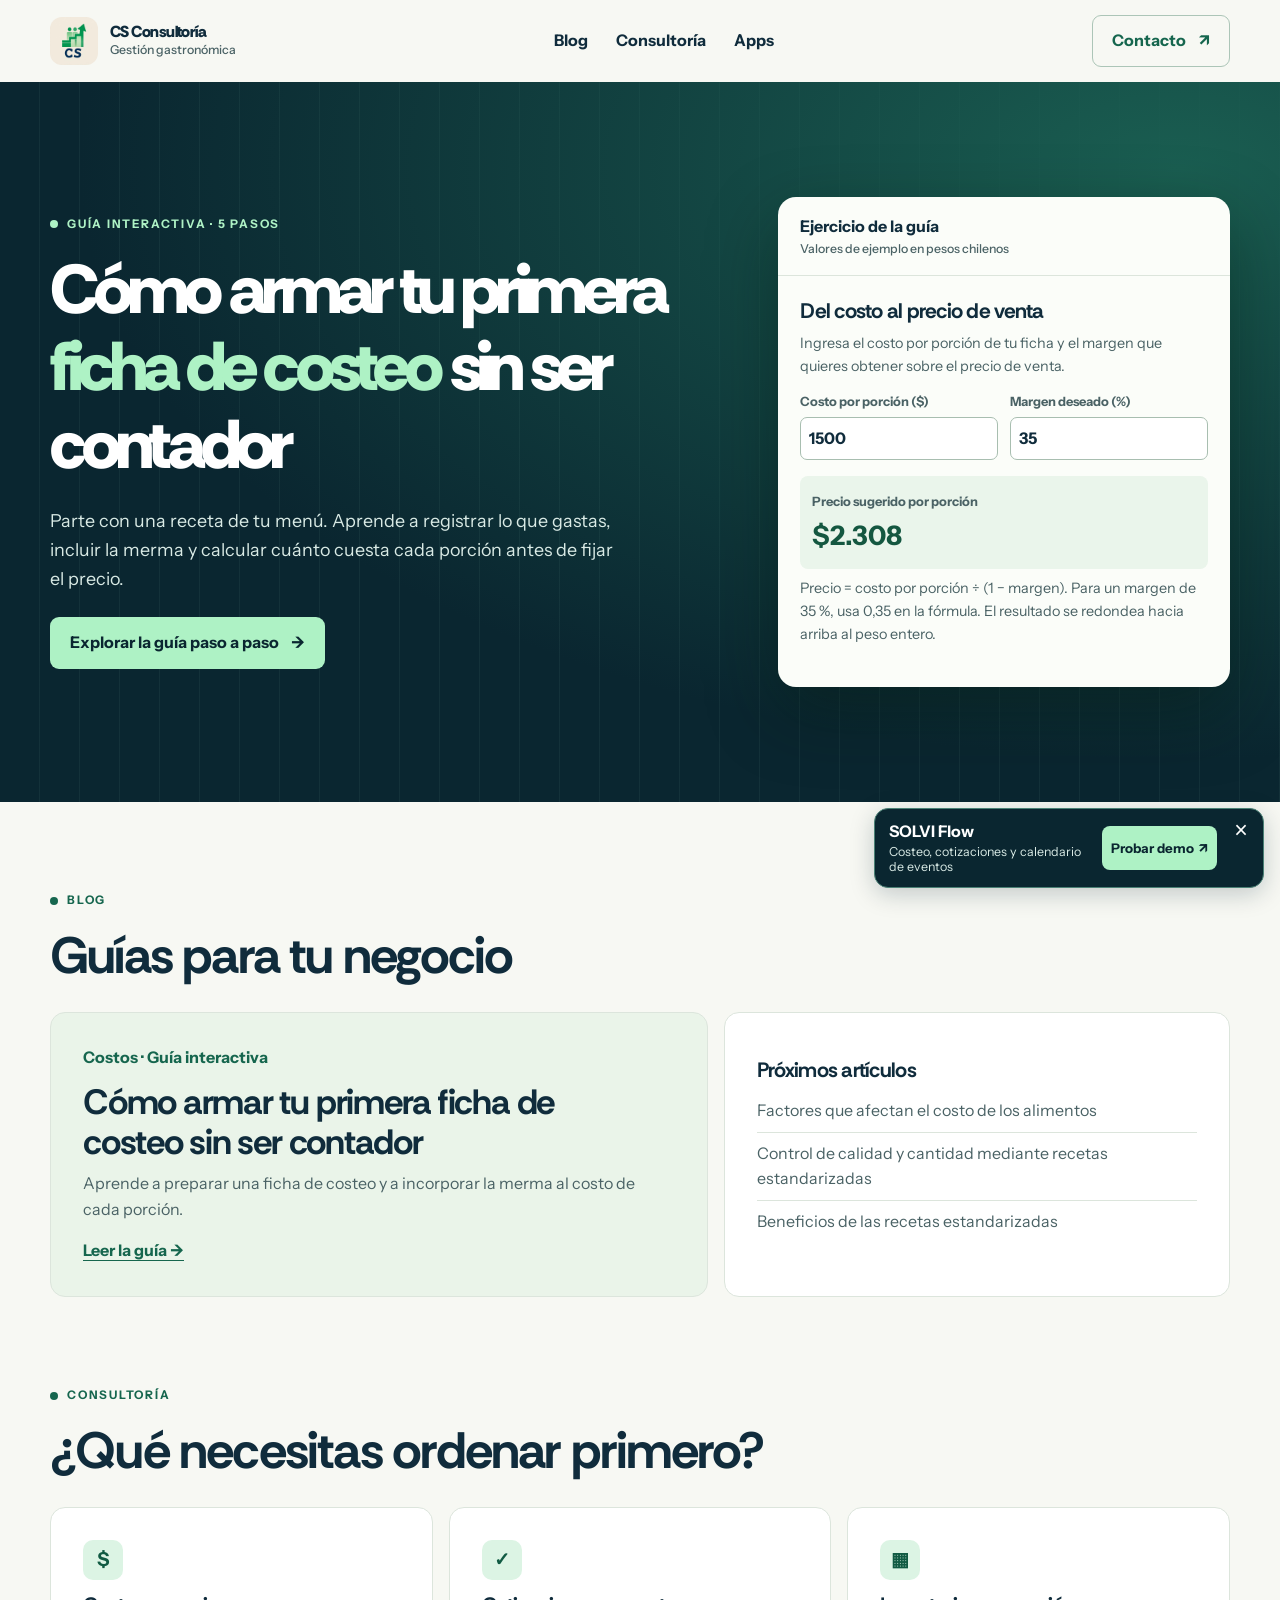
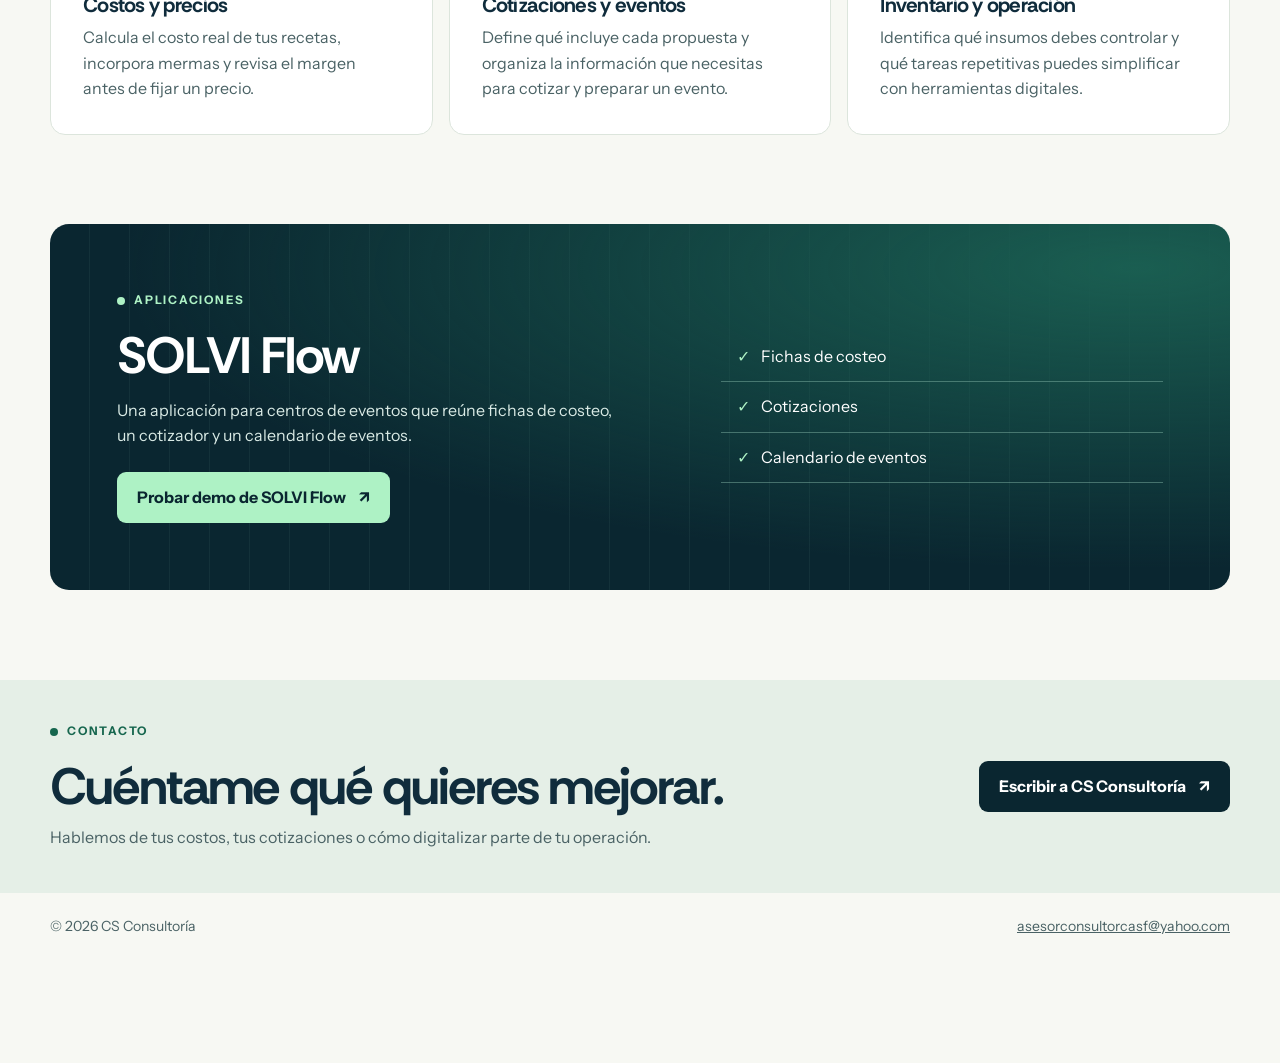
<file: index.html>
<!doctype html>
<html lang="es-CL">
<head>
<meta charset="utf-8">
<meta name="viewport" content="width=device-width,initial-scale=1">
<meta name="description" content="Aprende a armar tu primera ficha de costeo, calcular el costo por porción y fijar un precio de venta con el margen que buscas.">
<title>Tu primera ficha de costeo · CS Consultoría</title>
<link rel="icon" href="logo-cs.png">
<link rel="stylesheet" href="estilo.css">
<script src="costeo.js" defer></script>
<script src="solvi.js" defer></script>
</head>
<body>
<a class="skip" href="#inicio">Saltar al contenido</a>
<header class="wrap top">
<a class="brand" href="index.html"><img src="logo-cs.png" alt="" width="48" height="48"><span>CS Consultoría<small>Gestión gastronómica</small></span></a>
<nav aria-label="Principal"><a href="#blog">Blog</a><a href="#consultoria">Consultoría</a><a href="#apps">Apps</a></nav>
<a class="button outline top-contact" href="#contacto">Contacto <span aria-hidden="true">↗</span></a>
</header>
<main id="inicio">
<section class="hero"><div class="wrap hero-grid">
<div>
<p class="eyebrow"><span></span> Guía interactiva · 5 pasos</p>
<h1>Cómo armar tu primera <em>ficha de costeo</em> sin ser contador</h1>
<p class="intro">Parte con una receta de tu menú. Aprende a registrar lo que gastas, incluir la merma y calcular cuánto cuesta cada porción antes de fijar el precio.</p>
<div class="actions"><a class="button primary" href="articulo-ficha-costeo.html">Explorar la guía paso a paso <span aria-hidden="true">→</span></a></div>
</div>
<div class="demo" id="calculadora" aria-labelledby="demo-title">
<div class="demo-top"><div><strong>Ejercicio de la guía</strong><small>Valores de ejemplo en pesos chilenos</small></div></div>
<div class="demo-body">
<h2 id="demo-title">Del costo al precio de venta</h2>
<p>Ingresa el costo por porción de tu ficha y el margen que quieres obtener sobre el precio de venta.</p>
<div class="inputs">
<label for="costo">Costo por porción ($)<input id="costo" type="number" inputmode="numeric" min="1" max="999999999" step="1" value="1500" required></label>
<label for="margen">Margen deseado (%)<input id="margen" type="number" inputmode="numeric" min="0" max="99" step="1" value="35" required></label>
</div>
<div class="result" aria-live="polite" aria-atomic="true"><span>Precio sugerido por porción<strong id="precio">$2.308</strong></span></div>
<p>Precio = costo por porción ÷ (1 − margen). Para un margen de 35 %, usa 0,35 en la fórmula. El resultado se redondea hacia arriba al peso entero.</p>
<noscript><p>Activa JavaScript para recalcular el ejemplo.</p></noscript>
</div>
</div>
</div></section>
<section class="wrap section" id="blog">
<p class="eyebrow"><span></span> Blog</p><h2>Guías para tu negocio</h2>
<div class="blog-grid">
<article class="featured"><p class="tag">Costos · Guía interactiva</p><h3>Cómo armar tu primera ficha de costeo sin ser contador</h3><p>Aprende a preparar una ficha de costeo y a incorporar la merma al costo de cada porción.</p><a class="text-link" href="articulo-ficha-costeo.html">Leer la guía <span aria-hidden="true">→</span></a></article>
<aside class="upcoming">
<h3>Próximos artículos</h3>
<ul>
  <li>Factores que afectan el costo de los alimentos</li>
  <li>Control de calidad y cantidad mediante recetas estandarizadas</li>
  <li>Beneficios de las recetas estandarizadas</li>
</ul>
</aside>
</div>
</section>
<section class="wrap section" id="consultoria">
<p class="eyebrow"><span></span> Consultoría</p>
<h2>¿Qué necesitas ordenar primero?</h2>
<div class="services">
<article><span class="symbol" aria-hidden="true">$</span><h3>Costos y precios</h3><p>Calcula el costo real de tus recetas, incorpora mermas y revisa el margen antes de fijar un precio.</p></article>
<article><span class="symbol" aria-hidden="true">✓</span><h3>Cotizaciones y eventos</h3><p>Define qué incluye cada propuesta y organiza la información que necesitas para cotizar y preparar un evento.</p></article>
<article><span class="symbol" aria-hidden="true">▦</span><h3>Inventario y operación</h3><p>Identifica qué insumos debes controlar y qué tareas repetitivas puedes simplificar con herramientas digitales.</p></article>
</div>
</section>
<section class="wrap section" id="apps">
<div class="product">
<div><p class="eyebrow"><span></span> Aplicaciones</p><h2>SOLVI Flow</h2><p>Una aplicación para centros de eventos que reúne fichas de costeo, un cotizador y un calendario de eventos.</p><a class="button primary" href="https://csepulveda1967-dev.github.io/centro-de-eventos/?centro=demo">Probar demo de SOLVI Flow <span aria-hidden="true">↗</span></a></div>
<ul><li>Fichas de costeo</li><li>Cotizaciones</li><li>Calendario de eventos</li></ul>
</div>
</section>
<section class="contact" id="contacto"><div class="wrap contact-inner"><div><p class="eyebrow"><span></span> Contacto</p><h2>Cuéntame qué quieres mejorar.</h2><p>Hablemos de tus costos, tus cotizaciones o cómo digitalizar parte de tu operación.</p></div><a class="button primary" href="mailto:asesorconsultorcasf@yahoo.com">Escribir a CS Consultoría <span aria-hidden="true">↗</span></a></div></section>
</main>
<footer class="wrap footer"><span>© 2026 CS Consultoría</span><a href="mailto:asesorconsultorcasf@yahoo.com">asesorconsultorcasf@yahoo.com</a></footer>
<aside class="solvi-promo" aria-label="Publicidad de SOLVI Flow" data-solvi-promo hidden>
  <button class="solvi-close" type="button" aria-label="Cerrar anuncio de SOLVI Flow" data-solvi-close>×</button>
  <div><strong>SOLVI Flow</strong><span>Costeo, cotizaciones y calendario de eventos</span></div>
  <a href="https://csepulveda1967-dev.github.io/centro-de-eventos/?centro=demo">Probar demo <span aria-hidden="true">↗</span></a>
</aside>
</body>
</html>
</file>
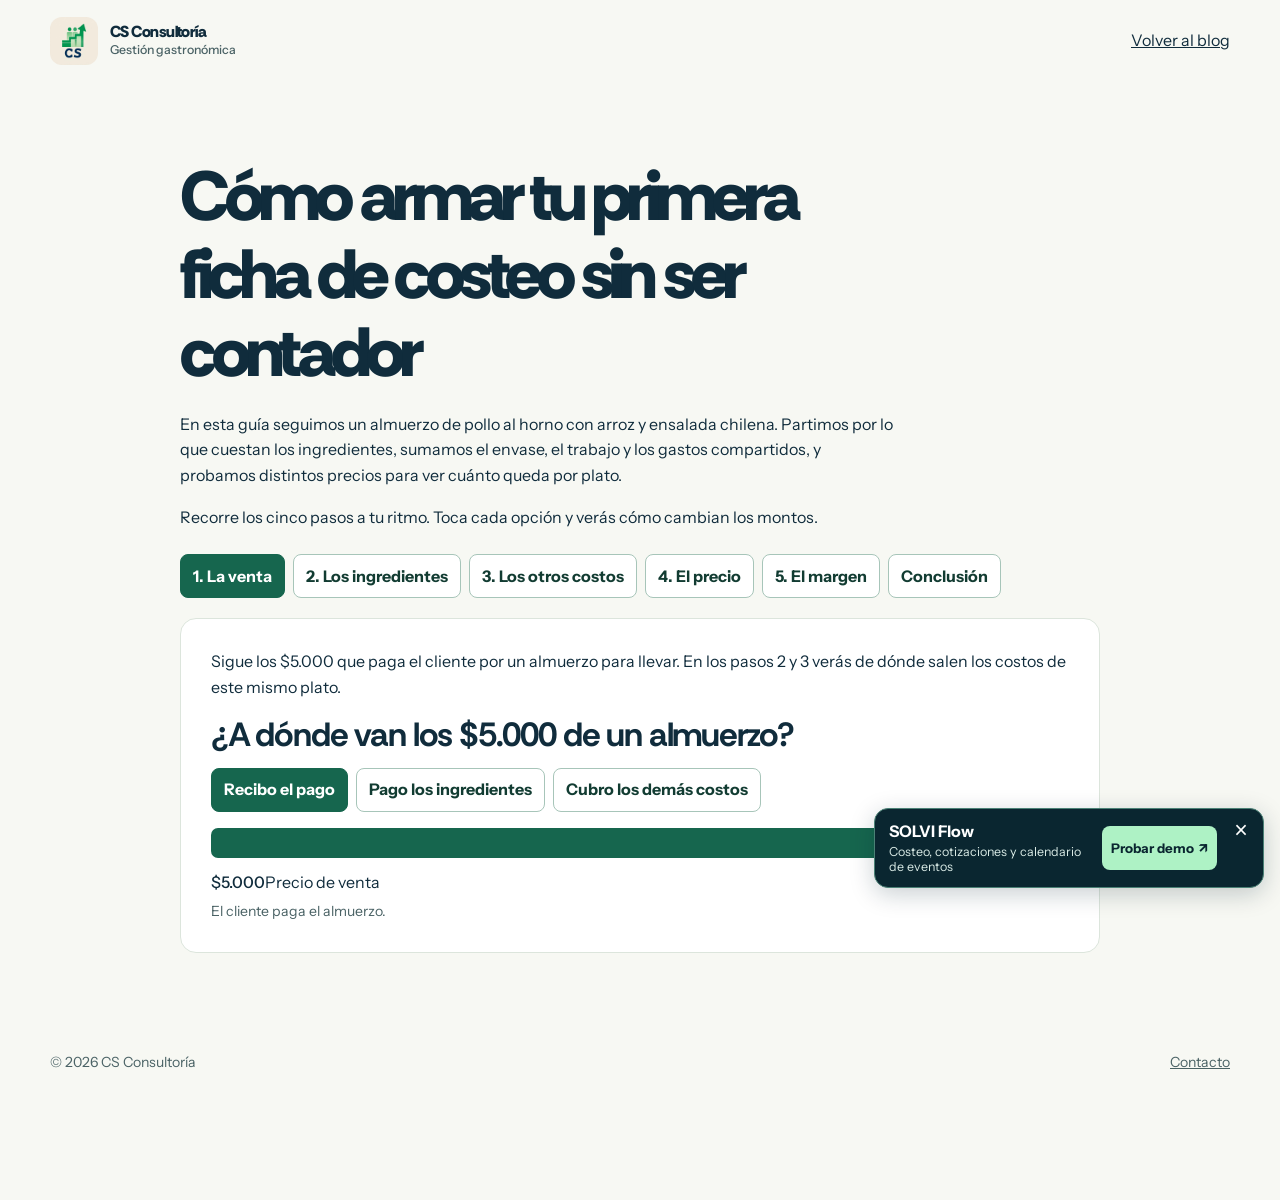
<file: articulo-ficha-costeo.html>
<!doctype html>
<html lang="es-CL">
<head>
<meta charset="utf-8">
<meta name="viewport" content="width=device-width,initial-scale=1">
<meta name="description" content="Sigue un almuerzo desde el costo de los ingredientes hasta el margen de venta en cinco pasos interactivos.">
<title>Cómo armar tu primera ficha de costeo sin ser contador · CS Consultoría</title>
<link rel="icon" href="logo-cs.png">
<link rel="stylesheet" href="estilo.css">
<link rel="stylesheet" href="guia.css">
<script src="guia.js" defer></script>
<script src="solvi.js" defer></script>
</head>
<body>
<a class="skip" href="#inicio">Saltar al contenido</a>
<header class="wrap top">
<a class="brand" href="index.html"><img src="logo-cs.png" alt="" width="48" height="48"><span>CS Consultoría<small>Gestión gastronómica</small></span></a>
<a href="index.html#blog">Volver al blog</a>
</header>
<main class="wrap guide-wrap" id="inicio">
<article id="guia-costeo">
<header>
<h1>Cómo armar tu primera ficha de costeo sin ser contador</h1>
<p>En esta guía seguimos un almuerzo de pollo al horno con arroz y ensalada chilena. Partimos por lo que cuestan los ingredientes, sumamos el envase, el trabajo y los gastos compartidos, y probamos distintos precios para ver cuánto queda por plato.</p>
<p>Recorre los cinco pasos a tu ritmo. Toca cada opción y verás cómo cambian los montos.</p>
</header>
<div class="nav nav-pills" role="tablist" aria-label="Pasos de la guía">
<button class="nav-link active" id="costeo-tab-1" type="button" role="tab" aria-selected="true" aria-controls="costeo-panel-1">1. La venta</button>
<button tabindex="-1" class="nav-link" id="costeo-tab-2" type="button" role="tab" aria-selected="false" aria-controls="costeo-panel-2">2. Los ingredientes</button>
<button tabindex="-1" class="nav-link" id="costeo-tab-3" type="button" role="tab" aria-selected="false" aria-controls="costeo-panel-3">3. Los otros costos</button>
<button tabindex="-1" class="nav-link" id="costeo-tab-4" type="button" role="tab" aria-selected="false" aria-controls="costeo-panel-4">4. El precio</button>
<button tabindex="-1" class="nav-link" id="costeo-tab-5" type="button" role="tab" aria-selected="false" aria-controls="costeo-panel-5">5. El margen</button>
<button tabindex="-1" class="nav-link" id="costeo-tab-6" type="button" role="tab" aria-selected="false" aria-controls="costeo-panel-6">Conclusión</button>
</div>
<div class="costeo-panel" id="costeo-panel-1" role="tabpanel" aria-labelledby="costeo-tab-1">
<p>Sigue los $5.000 que paga el cliente por un almuerzo para llevar. En los pasos 2 y 3 verás de dónde salen los costos de este mismo plato.</p>
<section id="costos-almuerzo">
  <h2>¿A dónde van los $5.000 de un almuerzo?</h2>
  <div class="viz-controls" role="group" aria-label="Momentos de la venta">
    <button class="btn" type="button" aria-pressed="true" data-step="0">Recibo el pago</button>
    <button class="btn" type="button" aria-pressed="false" data-step="1">Pago los ingredientes</button>
    <button class="btn" type="button" aria-pressed="false" data-step="2">Cubro los demás costos</button>
  </div>
  <div class="costos-barra" aria-hidden="true">
    <span data-ingredientes></span><span data-otros></span><span data-saldo></span>
  </div>
  <div class="costos-estado" aria-live="polite" aria-atomic="true">
    <div class="viz-row"><strong class="tabular-nums" data-monto>$5.000</strong><span data-concepto>Precio de venta</span></div>
    <p class="text-small text-muted" data-detalle>El cliente paga el almuerzo.</p>
  </div>
</section>
<style>
#costos-almuerzo .costos-barra {
  display: flex;
  height: 30px;
  overflow: hidden;
  border-radius: 7px;
  margin: 16px 0 12px;
}
#costos-almuerzo .costos-barra span {
  transition: width 240ms ease;
}
#costos-almuerzo [data-ingredientes] { width: 0; background: var(--viz-series-2); }
#costos-almuerzo [data-otros] { width: 0; background: var(--viz-series-3); }
#costos-almuerzo [data-saldo] { width: 100%; background: var(--viz-series-1); }
#costos-almuerzo [data-monto] { font-weight: 500; }
#costos-almuerzo [data-detalle] { margin: 4px 0 0; }
@media (prefers-reduced-motion: reduce) {
  #costos-almuerzo .costos-barra span { transition: none; }
}
</style>
<script>
(() => {
  const root = document.getElementById('costos-almuerzo');
  const buttons = [...root.querySelectorAll('button[data-step]')];
  const segments = ['ingredientes', 'otros', 'saldo'].map(key => root.querySelector('[data-' + key + ']'));
  const amount = root.querySelector('[data-monto]');
  const concept = root.querySelector('[data-concepto]');
  const detail = root.querySelector('[data-detalle]');
  const steps = [
    { widths: [0, 0, 100], amount: '$5.000', concept: 'Precio de venta', detail: 'El cliente paga el almuerzo.' },
    { widths: [26.28, 0, 73.72], amount: '$3.686', concept: 'Queda después de los ingredientes', detail: 'Los ingredientes de una porción cuestan $1.314.' },
    { widths: [26.28, 39.60, 34.12], amount: '$1.706', concept: 'Queda después de los costos incluidos', detail: 'Además de los ingredientes, descontaste $1.980 por el envase, el trabajo, el gas y el arriendo. El costo total del ejemplo es $3.294.' }
  ];
  buttons.forEach((button, index) => {
    button.addEventListener('click', () => {
      const step = steps[index];
      buttons.forEach(item => item.setAttribute('aria-pressed', String(item === button)));
      segments.forEach((segment, i) => { segment.style.width = step.widths[i] + '%'; });
      amount.textContent = step.amount;
      concept.textContent = step.concept;
      detail.textContent = step.detail;
    });
  });
})();
</script>

</div>
<div class="costeo-panel" id="costeo-panel-2" role="tabpanel" aria-labelledby="costeo-tab-2" hidden>
<p>Toca cada parte del plato para armar la ficha de una porción. Los precios de compra son referencias publicadas en Chile y las cantidades son estimadas.</p>
<section id="ficha-plato">
  <h2>¿Cuánto cuesta preparar este almuerzo?</h2>
  <p class="text-small text-muted">Pollo al horno con arroz y ensalada chilena · Precios publicados en Chile · Porciones estimadas</p>
  <div class="plato-layout">
    <div class="plato" role="group" aria-label="Toca cada parte del plato">
      <button type="button" class="btn" data-item="0" aria-pressed="false"><span aria-hidden="true">🍗</span> Pollo</button>
      <button type="button" class="btn" data-item="1" aria-pressed="false"><span aria-hidden="true">🍚</span> Arroz</button>
      <button type="button" class="btn" data-item="2" aria-pressed="false"><span aria-hidden="true">🥗</span> Ensalada</button>
      <button type="button" class="btn" data-item="3" aria-pressed="false"><span aria-hidden="true">🧂</span> Aliños</button>
    </div>
    <div aria-live="polite" aria-atomic="true">
      <h3>Ficha de una porción</h3>
      <table class="table table-sm">
        <thead><tr><th scope="col">Parte del plato</th><th scope="col" class="text-end">Costo</th></tr></thead>
        <tbody>
          <tr><th scope="row">Pollo al horno</th><td class="text-end" data-cost>—</td></tr>
          <tr><th scope="row">Arroz</th><td class="text-end" data-cost>—</td></tr>
          <tr><th scope="row">Ensalada chilena</th><td class="text-end" data-cost>—</td></tr>
          <tr><th scope="row">Aceite y sal</th><td class="text-end" data-cost>—</td></tr>
        </tbody>
        <tfoot><tr><th scope="row" data-total-label>Subtotal revelado</th><td class="text-end tabular-nums" data-total>$0</td></tr></tfoot>
      </table>
      <p data-note>Toca una parte del plato para descubrir su costo.</p>
      <div data-packaging hidden>
        <button type="button" class="btn" data-envelope aria-pressed="false">Ver costo del envase</button>
        <p data-takeaway hidden>Envase <strong>$280</strong> · Ingredientes y envase <strong data-with-packaging></strong></p>
      </div>
    </div>
  </div>
  <details class="price-sources">
    <summary>Ver referencias de precios</summary>
    <p>Precios de compra usados en el ejercicio. Pueden variar según el local y la fecha.</p>
    <a href="https://super.lider.cl/v/trutro-entero-pollo">Pollo</a> ·
    <a href="https://super.lider.cl/v/arroz-grado-1">Arroz</a> ·
    <a href="https://super.lider.cl/ip/verduras/00200024000000">Tomate</a> ·
    <a href="https://super.lider.cl/ip/verduras/00780460020020">Cebolla</a> ·
    <a href="https://super.lider.cl/ip/aceites-y-aderezos/00842324301733">Aceite</a> ·
    <a href="https://super.lider.cl/ip/aceites-y-aderezos/00780465163001">Sal</a> ·
    <a href="https://www.lider.cl/ip/menaje-cocina/envase-bowl-kraft-con-tapa-pet-1000ml-50-unidades-/00083489300233">Envase</a>
  </details>
</section>
<style>
#ficha-plato .plato-layout { display:grid; grid-template-columns:minmax(0, 1fr) minmax(0, 1.2fr); align-items:center; gap:24px; }
#ficha-plato .plato { width:min(100%, 288px); margin-inline:auto; aspect-ratio:1; display:grid; grid-template-columns:repeat(2, minmax(0, 1fr)); align-content:center; gap:8px; padding:clamp(22px, 5vw, 40px); border-radius:50%; background:radial-gradient(circle, var(--background) 61%, var(--muted) 62%); box-sizing:border-box; }
#ficha-plato .plato button { justify-self:stretch; }
#ficha-plato .plato button span { display:block; }
#ficha-plato [data-cost], #ficha-plato [data-total] { white-space:nowrap; }
@media(max-width:570px) { #ficha-plato .plato-layout { grid-template-columns:minmax(0,1fr); gap:16px; } }
</style>
<script>
(() => {
  const root = document.getElementById('ficha-plato');
  const buttons = [...root.querySelectorAll('[data-item]')];
  const costs = [...root.querySelectorAll('[data-cost]')];
  const total = root.querySelector('[data-total]');
  const totalLabel = root.querySelector('[data-total-label]');
  const note = root.querySelector('[data-note]');
  const packaging = root.querySelector('[data-packaging]');
  const envelope = root.querySelector('[data-envelope]');
  const takeaway = root.querySelector('[data-takeaway]');
  const withPackaging = root.querySelector('[data-with-packaging]');
  const pesos = new Intl.NumberFormat('es-CL', { style: 'currency', currency: 'CLP' });
  const ingredients = [
    { cost: 3590 / 4, note: 'La bandeja de cuatro trutros cuesta $3.590. Servimos una presa por plato.' },
    { cost: 1890 * 60 / 1000, note: 'El kilo de arroz cuesta $1.890. Para esta porción usamos 60 g de arroz crudo.' },
    { cost: (2290 * 100 + 1690 * 30) / 1000, note: 'Usamos 100 g de tomate a $2.290/kg y 30 g de cebolla a $1.690/kg. Los pesamos antes de limpiar para incluir lo que se descarta.' },
    { cost: (2190 * 10 + 790 * 2) / 1000, note: 'Para una porción contamos 10 ml de aceite a $2.190 por litro y 2 g de sal a $790 por kilo.' }
  ];
  const packagingCost = 13990 / 50;
  const ingredientTotal = ingredients.reduce((sum, item) => sum + item.cost, 0);
  withPackaging.textContent = pesos.format(ingredientTotal + packagingCost);
  const revealed = new Set();
  buttons.forEach((button, index) => {
    button.addEventListener('click', () => {
      revealed.add(index);
      costs[index].textContent = pesos.format(ingredients[index].cost);
      buttons.forEach(item => item.setAttribute('aria-pressed', String(item === button)));
      const subtotal = ingredients.reduce((sum, ingredient, i) => sum + (revealed.has(i) ? ingredient.cost : 0), 0);
      total.textContent = pesos.format(subtotal);
      const complete = revealed.size === ingredients.length;
      totalLabel.textContent = complete ? 'Ingredientes por porción' : 'Subtotal revelado';
      packaging.hidden = !complete;
      note.textContent = ingredients[index].note;
    });
  });
  envelope.addEventListener('click', () => {
    takeaway.hidden = !takeaway.hidden;
    envelope.setAttribute('aria-pressed', String(!takeaway.hidden));
  });
})();
</script>

</div>
<div class="costeo-panel" id="costeo-panel-3" role="tabpanel" aria-labelledby="costeo-tab-3" hidden>
<p>Con el costo de ingredientes y envase ya anotado, suma el tiempo de trabajo y la parte del gas y el arriendo que corresponde a cada almuerzo.</p>
<section id="del-plato-al-precio">
  <h2>De los $5.000 que cobras, ¿cuánto te queda?</h2>
  <p class="text-small text-muted">Almuerzo para llevar · Trabajo y gastos estimados para el ejemplo</p>
  <div class="viz-controls" role="group" aria-label="Costos acumulados por porción">
    <button class="btn" type="button" data-step="0" aria-pressed="true">Ingredientes y envase</button>
    <button class="btn" type="button" data-step="1" aria-pressed="false">+ Trabajo</button>
    <button class="btn" type="button" data-step="2" aria-pressed="false">+ Gas y arriendo</button>
  </div>
  <div class="reparto" aria-hidden="true"><span data-used></span><span data-left></span></div>
  <div aria-live="polite" aria-atomic="true">
    <div class="viz-row resumen">
      <span><i class="costo" aria-hidden="true"></i> Costos incluidos <strong data-cost>$1.594</strong></span>
      <span><i class="saldo" aria-hidden="true"></i> Queda de la venta <strong data-remaining>$3.406</strong></span>
    </div>
    <p class="text-small" data-detail>Ingredientes $1.314 · Envase $280</p>
  </div>
</section>
<style>
#del-plato-al-precio .reparto { display:flex; height:26px; border-radius:6px; overflow:hidden; margin:16px 0 10px; }
#del-plato-al-precio .reparto span { transition:width 240ms ease; }
#del-plato-al-precio [data-used] { width:31.88%; background:var(--viz-series-2); }
#del-plato-al-precio [data-left] { width:68.12%; background:var(--viz-series-1); }
#del-plato-al-precio .resumen { gap:8px 20px; justify-content:flex-start; }
#del-plato-al-precio .resumen i { display:inline-block; width:10px; height:10px; border-radius:50%; }
#del-plato-al-precio .costo { background:var(--viz-series-2); }
#del-plato-al-precio .saldo { background:var(--viz-series-1); }
#del-plato-al-precio strong { font-weight:500; }
@media(prefers-reduced-motion:reduce) { #del-plato-al-precio .reparto span { transition:none; } }
</style>
<script>
(() => {
  const root = document.getElementById('del-plato-al-precio');
  const buttons = [...root.querySelectorAll('[data-step]')];
  const used = root.querySelector('[data-used]');
  const left = root.querySelector('[data-left]');
  const cost = root.querySelector('[data-cost]');
  const remaining = root.querySelector('[data-remaining]');
  const detail = root.querySelector('[data-detail]');
  const price = 5000;
  const pesos = new Intl.NumberFormat('es-CL', { style: 'currency', currency: 'CLP' });
  const steps = [
    { cost: 1594, detail: 'Ingredientes $1.314 · Envase $280' },
    { cost: 1594 + 1000, detail: 'Trabajo: una hora valorizada en $5.000, repartida entre 5 almuerzos, suma $1.000 por porción.' },
    { cost: 1594 + 1000 + 200 + 500, detail: 'Gas: $1.000 para 5 almuerzos ($200 cada uno). Arriendo: $100.000 al mes entre 200 almuerzos ($500 cada uno).' }
  ];
  buttons.forEach((button, index) => {
    button.addEventListener('click', () => {
      const step = steps[index];
      const balance = price - step.cost;
      used.style.width = (step.cost / price * 100) + '%';
      left.style.width = (balance / price * 100) + '%';
      cost.textContent = pesos.format(step.cost);
      remaining.textContent = pesos.format(balance);
      detail.textContent = step.detail;
      buttons.forEach(item => item.setAttribute('aria-pressed', String(item === button)));
    });
  });
})();
</script>

</div>
<div class="costeo-panel" id="costeo-panel-4" role="tabpanel" aria-labelledby="costeo-tab-4" hidden>
<p>Prueba tres precios de venta para ver si alcanzan a cubrir los costos incluidos en la ficha.</p>
<section id="prueba-precio">
  <h2>¿Qué cambia si cobras otro precio?</h2>
  <p>Costo por almuerzo en este ejemplo <strong>$3.294</strong></p>
  <div class="viz-controls" role="group" aria-label="Prueba un precio de venta">
    <button class="btn" type="button" data-price="3000" aria-pressed="false">$3.000</button>
    <button class="btn" type="button" data-price="4000" aria-pressed="false">$4.000</button>
    <button class="btn" type="button" data-price="5000" aria-pressed="true">$5.000</button>
  </div>
  <div class="precio-barra" aria-hidden="true"><span data-covered></span><span data-gap></span></div>
  <div class="viz-row precio-resumen" aria-live="polite" aria-atomic="true">
    <span><i data-dot-cost aria-hidden="true"></i> Costo cubierto <strong data-cost>$3.294</strong></span>
    <span><i data-dot-gap aria-hidden="true"></i> <span data-label>Queda por almuerzo</span> <strong data-result>$1.706</strong></span>
  </div>
</section>
<style>
#prueba-precio .precio-barra {display:flex; height:26px; border-radius:6px; overflow:hidden; margin:16px 0 10px}
#prueba-precio .precio-barra span {transition:width 240ms ease}
#prueba-precio [data-covered] {width:65.88%; background:var(--viz-series-2)}
#prueba-precio [data-gap] {width:34.12%; background:var(--viz-series-1)}
#prueba-precio .precio-resumen {gap:8px 20px; justify-content:flex-start}
#prueba-precio .precio-resumen i {display:inline-block; width:10px; height:10px; border-radius:50%}
#prueba-precio [data-dot-cost] {background:var(--viz-series-2)}
#prueba-precio [data-dot-gap] {background:var(--viz-series-1)}
#prueba-precio[data-loss] :is([data-gap],[data-dot-gap]) {background:var(--destructive)}
#prueba-precio strong {font-weight:500}
@media(prefers-reduced-motion:reduce){#prueba-precio .precio-barra span {transition:none}}
</style>
<script>
(() => {
  const root = document.getElementById('prueba-precio');
  const buttons = [...root.querySelectorAll('button[data-price]')];
  const coveredBar = root.querySelector('[data-covered]');
  const gapBar = root.querySelector('[data-gap]');
  const costLabel = root.querySelector('[data-cost]');
  const label = root.querySelector('[data-label]');
  const result = root.querySelector('[data-result]');
  const cost = 3294;
  const pesos = new Intl.NumberFormat('es-CL', {style:'currency',currency:'CLP'});
  buttons.forEach(button => {
    button.addEventListener('click', () => {
      const price = Number(button.dataset.price);
      const difference = price - cost;
      const covered = Math.min(cost, price);
      const total = Math.max(cost, price);
      root.toggleAttribute('data-loss', difference < 0);
      coveredBar.style.width = (covered / total * 100) + '%';
      gapBar.style.width = (Math.abs(difference) / total * 100) + '%';
      costLabel.textContent = pesos.format(covered);
      label.textContent = difference < 0 ? 'Falta para cubrir el costo' : 'Queda por almuerzo';
      result.textContent = pesos.format(Math.abs(difference));
      buttons.forEach(item => item.setAttribute('aria-pressed', String(item === button)));
    });
  });
})();
</script>

</div>
<div class="costeo-panel" id="costeo-panel-5" role="tabpanel" aria-labelledby="costeo-tab-5" hidden>
<p>Elige qué parte del precio de venta quieres que quede después de cubrir los costos de la ficha.</p>
<section id="margen-almuerzo">
  <h2>¿Cuánto cobrar para dejar margen?</h2>
  <p>El almuerzo cuesta <strong>$3.294</strong> con los costos del ejemplo.</p>
  <div class="viz-controls" role="group" aria-label="Margen deseado sobre el precio de venta">
    <button class="btn" type="button" data-margin="20" aria-pressed="true">Margen del 20 %</button>
    <button class="btn" type="button" data-margin="30" aria-pressed="false">Margen del 30 %</button>
    <button class="btn" type="button" data-margin="35" aria-pressed="false">Margen del 35 %</button>
  </div>
  <div aria-live="polite" aria-atomic="true">
    <h3>Precio de venta sugerido <span class="tabular-nums" data-price>$4.118</span></h3>
    <div class="reparto" aria-hidden="true"><span data-cost-bar></span><span data-margin-bar></span></div>
    <div class="viz-row reparto-etiquetas">
      <span><i data-cost-dot aria-hidden="true"></i> Cubre el costo <strong>$3.294</strong></span>
      <span><i data-margin-dot aria-hidden="true"></i> Queda por porción <strong class="tabular-nums" data-balance>$824</strong></span>
    </div>
  </div>
</section>
<style>
#margen-almuerzo h3 { margin-top:16px; }
#margen-almuerzo .reparto { display:flex; height:26px; border-radius:6px; overflow:hidden; margin:12px 0 10px; }
#margen-almuerzo .reparto span { transition:width 240ms ease; }
#margen-almuerzo [data-cost-bar] { width:79.99%; }
#margen-almuerzo [data-margin-bar] { width:20.01%; }
#margen-almuerzo :is([data-cost-bar],[data-cost-dot]) { background:var(--viz-series-2); }
#margen-almuerzo :is([data-margin-bar],[data-margin-dot]) { background:var(--viz-series-1); }
#margen-almuerzo .reparto-etiquetas { gap:8px 20px; justify-content:flex-start; }
#margen-almuerzo .reparto-etiquetas i { display:inline-block; width:10px; height:10px; border-radius:50%; }
#margen-almuerzo strong { font-weight:500; }
@media (prefers-reduced-motion:reduce) { #margen-almuerzo .reparto span { transition:none; } }
</style>
<script>
(() => {
  const root = document.getElementById('margen-almuerzo');
  const buttons = [...root.querySelectorAll('button[data-margin]')];
  const priceLabel = root.querySelector('[data-price]');
  const balanceLabel = root.querySelector('[data-balance]');
  const costBar = root.querySelector('[data-cost-bar]');
  const marginBar = root.querySelector('[data-margin-bar]');
  const cost = 3294;
  const pesos = new Intl.NumberFormat('es-CL', {style:'currency', currency:'CLP'});

  buttons.forEach(button => {
    button.addEventListener('click', () => {
      const margin = Number(button.dataset.margin);
      const price = Math.ceil(cost * 100 / (100 - margin));
      const balance = price - cost;
      priceLabel.textContent = pesos.format(price);
      balanceLabel.textContent = pesos.format(balance);
      costBar.style.width = (cost / price * 100) + '%';
      marginBar.style.width = (balance / price * 100) + '%';
      buttons.forEach(item => item.setAttribute('aria-pressed', String(item === button)));
    });
  });
})();
</script>

</div>
<div class="costeo-panel" id="costeo-panel-6" role="tabpanel" aria-labelledby="costeo-tab-6" hidden>
<h2>Empieza con un plato de tu menú</h2>
<p>Elige un plato que vendas seguido. Anota los ingredientes que usas, cuánto pagas por ellos y cuántas porciones salen. Suma el envase, el trabajo y la parte de los gastos compartidos que corresponde a cada porción.</p>
<p>Con ese costo a la vista, vuelve al precio que cobras hoy. <strong>¿Cuánto te queda por porción después de cubrir lo que gastas para prepararla y venderla?</strong></p>
<p>Puedes partir con una hoja o una planilla sencilla. Guarda tu ficha y revísala cuando cambie el precio de un ingrediente o la cantidad que sirves.</p>
</div>
</article>
<style>
#guia-costeo .costeo-panel { margin-top:20px; }
#guia-costeo .nav { flex-wrap:wrap; }
</style>

</main>
<footer class="wrap footer"><span>© 2026 CS Consultoría</span><a href="index.html#contacto">Contacto</a></footer>
<aside class="solvi-promo" aria-label="Publicidad de SOLVI Flow" data-solvi-promo hidden>
  <button class="solvi-close" type="button" aria-label="Cerrar anuncio de SOLVI Flow" data-solvi-close>×</button>
  <div><strong>SOLVI Flow</strong><span>Costeo, cotizaciones y calendario de eventos</span></div>
  <a href="https://csepulveda1967-dev.github.io/centro-de-eventos/?centro=demo">Probar demo <span aria-hidden="true">↗</span></a>
</aside>
</body>
</html>
</file>
<file: estilo.css>
@import url('https://fonts.googleapis.com/css2?family=Instrument+Sans:wght@400;500;600;700&family=Rethink+Sans:wght@400;500;600;700;800&display=swap');
:root{--ink:#102c3c;--deep:#0a2630;--green:#16664e;--mint:#aef2c5;--paper:#f7f8f3;--muted:#4a6265;--line:#dce5dc}
*,*::before,*::after{box-sizing:border-box}
html{scroll-behavior:smooth}
body{margin:0;background:var(--paper);color:var(--ink);font:16px/1.6 "Instrument Sans",Arial,sans-serif}
h1,h2,h3,.brand{font-family:"Rethink Sans",Arial,sans-serif;line-height:1.12;margin:0;letter-spacing:-.035em}
h2{font-size:clamp(1.95rem,4vw,3.3rem)}
p{margin:0 0 1em}
a{color:inherit}
a:focus-visible,input:focus-visible{outline:3px solid #14805b;outline-offset:4px}
.hero a:focus-visible,.product a:focus-visible{outline-color:var(--mint)}
.wrap{width:min(1180px,calc(100% - 64px));margin-inline:auto}
.skip{position:absolute;left:1rem;top:-100px;background:white;padding:.5rem;z-index:3}
.skip:focus{top:1rem}
.top,.footer,.contact-inner{display:flex;justify-content:space-between;align-items:center;gap:1rem}
.top{min-height:82px;padding-block:12px}
.brand{display:flex;align-items:center;gap:12px;font-weight:800;text-decoration:none}
.brand img{object-fit:cover;border-radius:12px}
.brand small,.demo-top small{display:block;font:500 .77rem/1.5 "Instrument Sans",Arial,sans-serif;letter-spacing:0;color:var(--muted)}
nav{display:flex;gap:28px;font-weight:700}
nav a{text-decoration:none}
nav a:hover,.text-link:hover{text-decoration:underline;text-underline-offset:4px}
.button{display:inline-flex;align-items:center;justify-content:center;gap:12px;padding:12px 19px;border-radius:9px;font-weight:700;text-decoration:none;border:1px solid transparent;transition:background .2s,transform .2s}
.button:hover{transform:translateY(-2px)}
.outline{border-color:#acc5b7;color:var(--green)}
.primary{background:var(--mint);color:var(--deep)}
.primary:hover{background:#d1f9de}
.ghost{border-color:#668981;color:#f1faf5}
.hero,.product{color:#fff;background-color:var(--deep);background-image:radial-gradient(ellipse at 92% 12%,#1a5e51 0%,transparent 66%),repeating-linear-gradient(90deg,transparent 0 39px,#bdffe20d 39px 40px)}
.hero-grid{display:grid;grid-template-columns:1.25fr .85fr;gap:clamp(28px,5vw,76px);align-items:center;padding-block:clamp(58px,9vw,125px)}
.eyebrow{font-size:.74rem;text-transform:uppercase;letter-spacing:.15em;font-weight:700;color:var(--green);display:flex;align-items:center;gap:9px;margin-bottom:17px}
.eyebrow span{width:8px;height:8px;border-radius:50%;background:currentColor}
.hero .eyebrow,.product .eyebrow{color:var(--mint)}
h1{font-size:clamp(2.55rem,5.4vw,5rem);letter-spacing:-.07em;font-weight:800}
h1 em{font-style:normal;color:var(--mint)}
.intro{max-width:47ch;color:#d9eae5;font-size:1.12rem;margin-block:24px}
.actions{display:flex;gap:12px;flex-wrap:wrap}
.demo{background:#fbfdf9;color:var(--ink);border-radius:18px;box-shadow:0 25px 70px #04181066;overflow:hidden}
.demo-top{padding:17px 22px;display:flex;align-items:center;gap:12px;border-bottom:1px solid var(--line)}
.demo-body{padding:24px 22px 26px}
.demo-body h2{font-size:1.32rem}
.demo-body p{font-size:.9rem;color:var(--muted);margin-top:8px}
.inputs{display:grid;grid-template-columns:1fr 1fr;gap:12px}
.inputs label,.result span{min-width:0;font-size:.8rem;font-weight:700;color:var(--muted)}
input{width:100%;margin-top:4px;padding:8px;border:1px solid #a8beb0;border-radius:7px;font:inherit;font-size:1rem;color:var(--ink);background:white}
.result{margin-top:16px;padding:12px;background:#eaf5eb;border-radius:8px}
.result strong{display:block;font-size:clamp(1.2rem,2.1vw,1.8rem);color:#145740;overflow-wrap:anywhere}
.section{padding-block:clamp(48px,7vw,90px) 0}
.services,.blog-grid{display:grid;gap:16px;margin-top:27px}
.services{grid-template-columns:repeat(3,1fr)}
.services article,.featured,.upcoming{background:#fff;border:1px solid var(--line);border-radius:15px;padding:clamp(18px,3vw,32px)}
.symbol{display:grid;place-items:center;background:#dcf4e4;color:#115b43;border-radius:10px;width:40px;height:40px;font-size:1.2rem;font-weight:800}
.services h3,.featured h3,.upcoming h3{font-size:1.3rem;margin:13px 0 9px}
.services p,.featured p,.upcoming li,.contact p:not(.eyebrow){color:var(--muted);margin-bottom:0}
.product{display:grid;grid-template-columns:1.3fr 1fr;gap:30px;align-items:center;padding:clamp(26px,6vw,67px);border-radius:19px}
.product p:not(.eyebrow){color:#d9eae5;max-width:45ch;margin:13px 0 23px}
.product ul,.upcoming ul{margin:0;padding:0;list-style:none}
.product li{padding:12px 16px;border-bottom:1px solid #82b3a67a}
.product li::before{content:"✓";color:var(--mint);margin-right:11px}
.blog-grid{grid-template-columns:1.3fr 1fr}
.featured{background:#eaf4e9}
.featured h3{font-size:clamp(1.45rem,3vw,2.2rem);max-width:25ch}
.featured .tag,.text-link{color:var(--green);font-weight:700}
.text-link{display:inline-block;margin-top:16px;text-underline-offset:4px}
.upcoming li{padding:8px 0;border-bottom:1px solid var(--line)}
.upcoming li:last-child{border:0}
.contact{background:#e5efe7;margin-top:clamp(48px,7vw,90px);padding-block:42px}
.contact h2{margin-bottom:10px}
.contact .button{background:var(--deep);color:white;flex-shrink:0}
.contact .button:hover{background:var(--green)}
.footer{padding-block:22px;flex-wrap:wrap;font-size:.88rem;color:var(--muted)}
@media(max-width:800px){.hero-grid,.product{grid-template-columns:1fr}.demo{max-width:560px}.services{grid-template-columns:1fr}.contact-inner{align-items:flex-start;flex-direction:column}}
@media(max-width:560px){.wrap{width:calc(100% - 36px)}.top{flex-wrap:wrap}.top nav{order:1;flex-basis:100%;border-top:1px solid var(--line);padding-top:9px;gap:20px}.top-contact{padding:7px 10px}.blog-grid{grid-template-columns:1fr}}
@media(prefers-reduced-motion:reduce){*,*::before,*::after{scroll-behavior:auto!important;transition:none!important}}

body:has(.solvi-promo:not([hidden])) { padding-bottom: 104px; }
.solvi-promo {
  position: fixed;
  z-index: 10;
  inset: auto max(16px, env(safe-area-inset-right)) max(12px, env(safe-area-inset-bottom)) auto;
  width: min(390px, calc(100% - 32px));
  display: flex;
  align-items: center;
  gap: 12px;
  padding: 12px 46px 12px 14px;
  border: 1px solid #4a8175;
  border-radius: 14px;
  background: #0a2630;
  color: #fff;
  box-shadow: 0 6px 24px #0a263038;
  line-height: 1.25;
}
.solvi-promo[hidden] { display: none; }
.solvi-promo div { flex: 1; }
.solvi-promo strong { display: block; font-size: 1rem; }
.solvi-promo div span { display: block; margin-top: 3px; color: #d9eae5; font-size: .78rem; }
.solvi-promo a {
  display: inline-flex;
  align-items: center;
  gap: 4px;
  min-height: 44px;
  padding: 0 9px;
  border-radius: 8px;
  background: #aef2c5;
  color: #0a2630;
  font-size: .83rem;
  font-weight: 700;
  text-decoration: none;
  white-space: nowrap;
}
.solvi-close {
  position: absolute;
  right: 0;
  top: 0;
  width: 44px;
  height: 44px;
  border: 0;
  background: transparent;
  color: #fff;
  font-size: 1.45rem;
  cursor: pointer;
}
.solvi-promo :focus-visible { outline: 2px solid #fff; outline-offset: 2px; }
@media (max-width: 480px) {
  .solvi-promo div span { display: none; }
}
</file>
<file: guia.css>
.guide-wrap { width: min(920px, calc(100% - 32px)); margin-block: clamp(28px, 6vw, 76px); }
#guia-costeo {
  --viz-series-1: #16664e;
  --viz-series-2: #4977aa;
  --viz-series-3: #d9a840;
  --destructive: #ae3030;
  --background: #fff;
  --muted: #c3dbcf;
}
#guia-costeo h1 { font-size: clamp(2.05rem, 6vw, 4.35rem); max-width: 18ch; margin-bottom: 20px; }
#guia-costeo h2 { font-size: clamp(1.4rem, 4vw, 2.1rem); margin-bottom: 14px; }
#guia-costeo header p { max-width: 65ch; }
#guia-costeo .nav, #guia-costeo .viz-controls { display: flex; flex-wrap: wrap; gap: 8px; }
#guia-costeo .nav { margin-top: 24px; }
#guia-costeo button {
  font: inherit;
  font-weight: 700;
  line-height: 1.2;
  min-height: 44px;
  padding: 8px 12px;
  border: 1px solid #a7c5b9;
  border-radius: 8px;
  background: #fff;
  color: #123c32;
  cursor: pointer;
}
#guia-costeo .plato button { padding-inline: 3px; }
#guia-costeo button:is([aria-selected=true],[aria-pressed=true]) { color: #fff; background: #16664e; border-color: #16664e; }
#guia-costeo button:focus-visible { outline: 3px solid #14805b; outline-offset: 2px; }
#guia-costeo .costeo-panel {
  border: 1px solid #dce5dc;
  border-radius: 16px;
  padding: clamp(16px, 4vw, 30px);
  background: #fff;
}
#guia-costeo [hidden] { display: none !important; }
#guia-costeo table { width: 100%; border-collapse: collapse; margin-block: 10px; }
#guia-costeo :is(th,td) { border-bottom: 1px solid #dce5dc; text-align: left; padding: 7px 3px; }
#guia-costeo .text-end { text-align: right; }
#guia-costeo .text-small { font-size: .88rem; }
#guia-costeo .text-muted { color: #4a6265; }
#guia-costeo .price-sources { margin-top: 16px; font-size: .9rem; }
#guia-costeo .price-sources summary { cursor: pointer; }
#guia-costeo .price-sources p { margin: 8px 0; }
</file>
